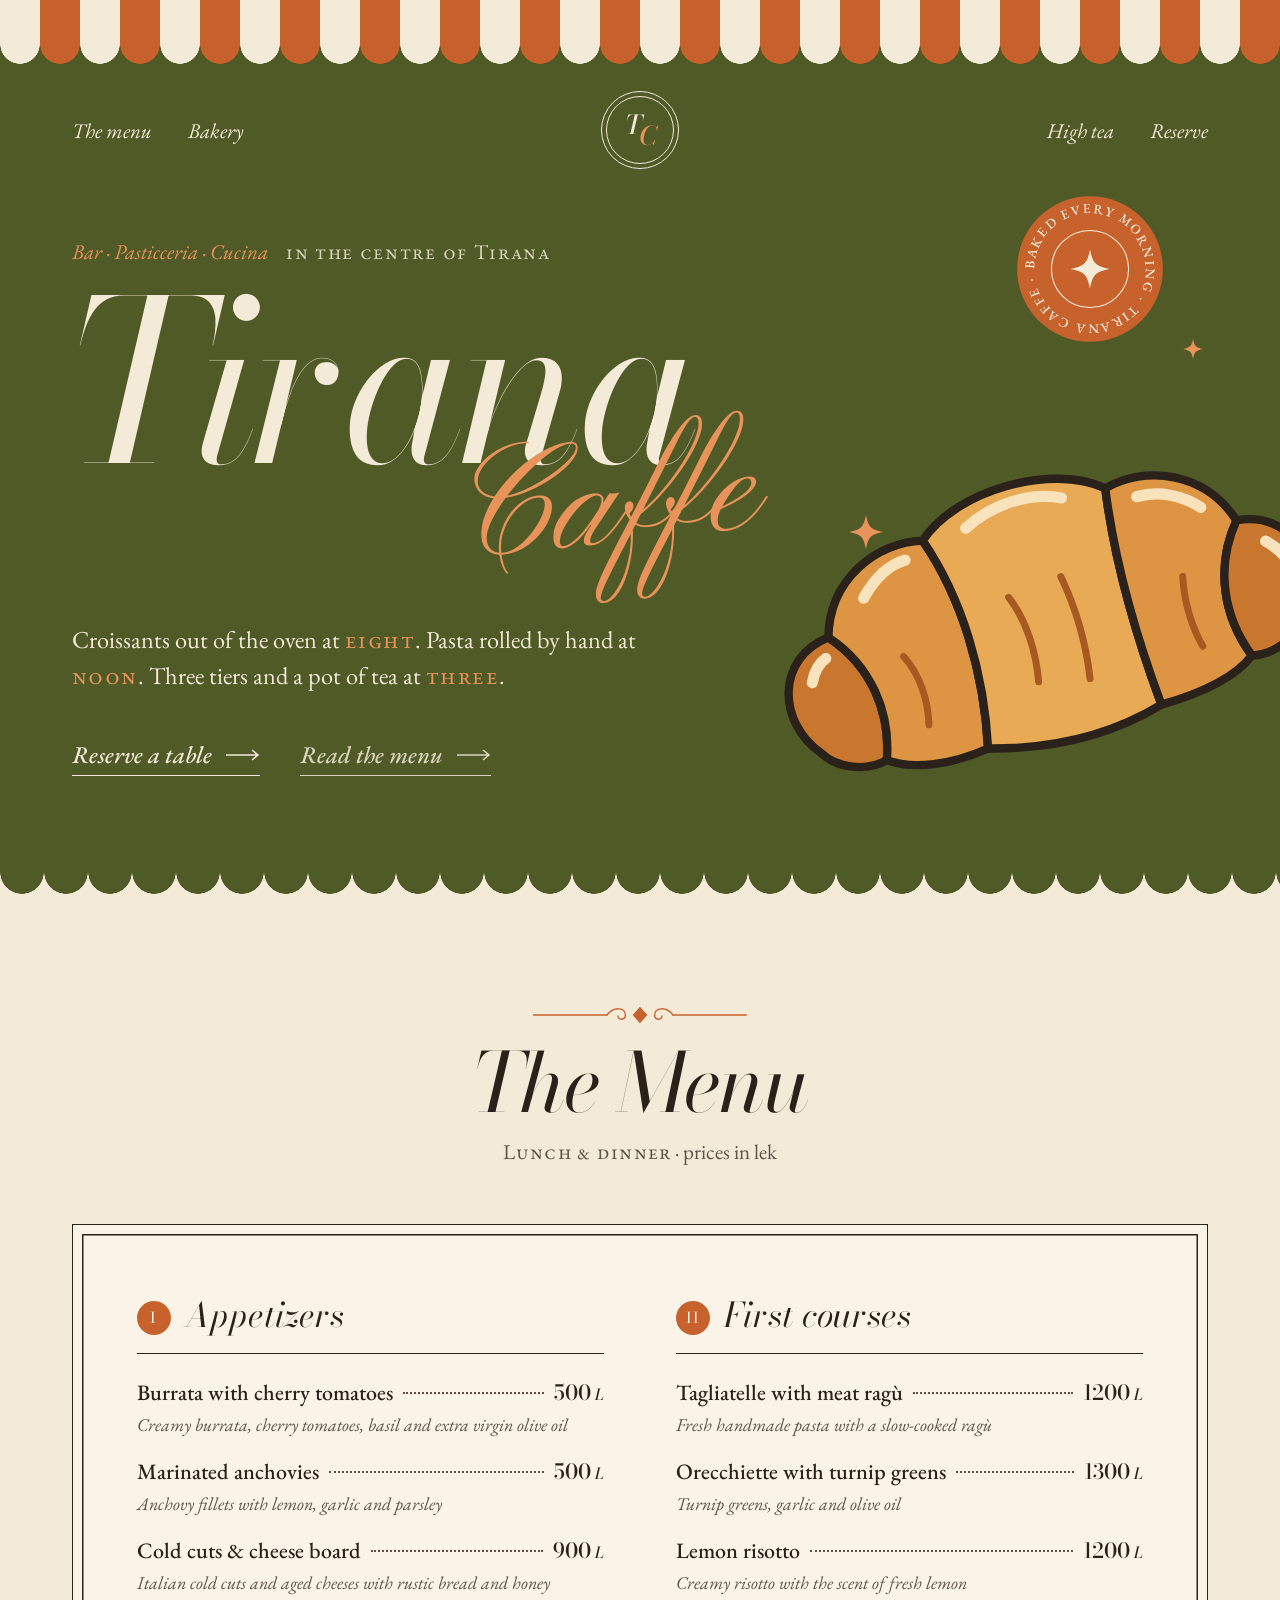
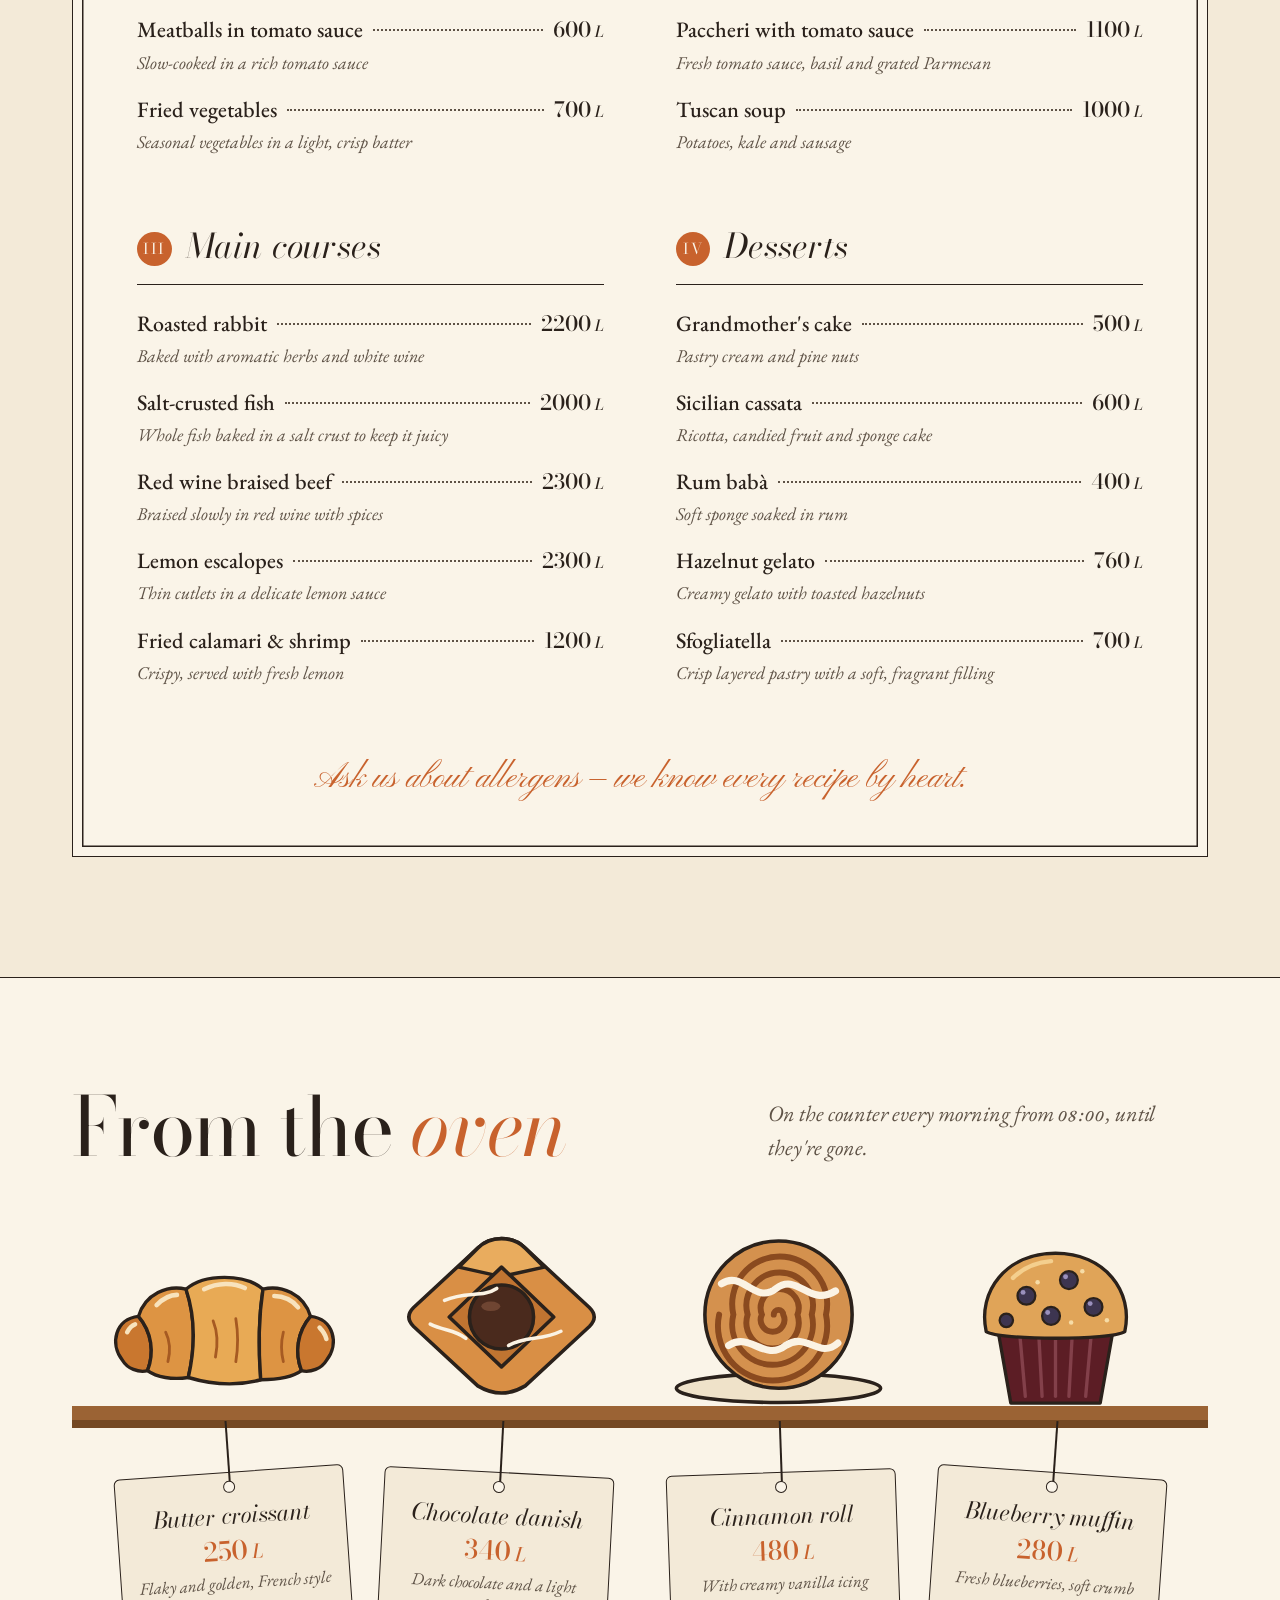
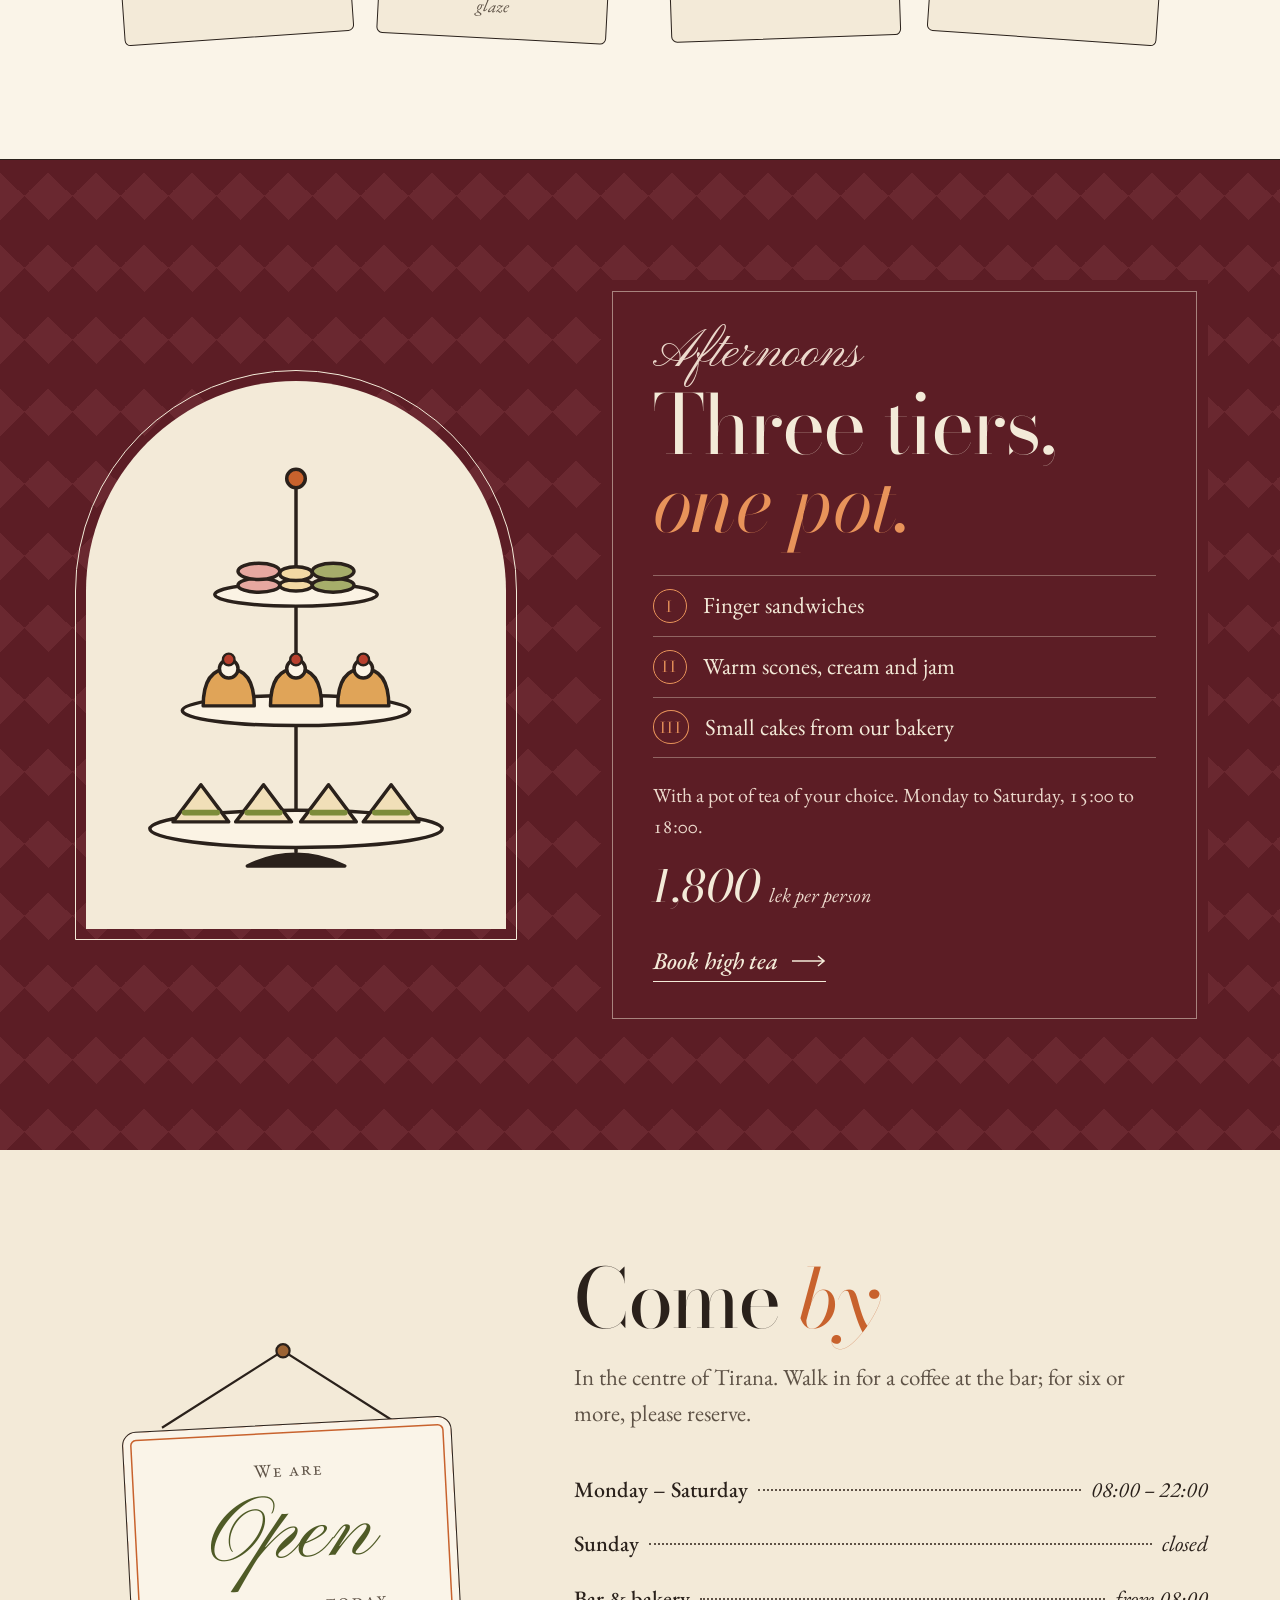
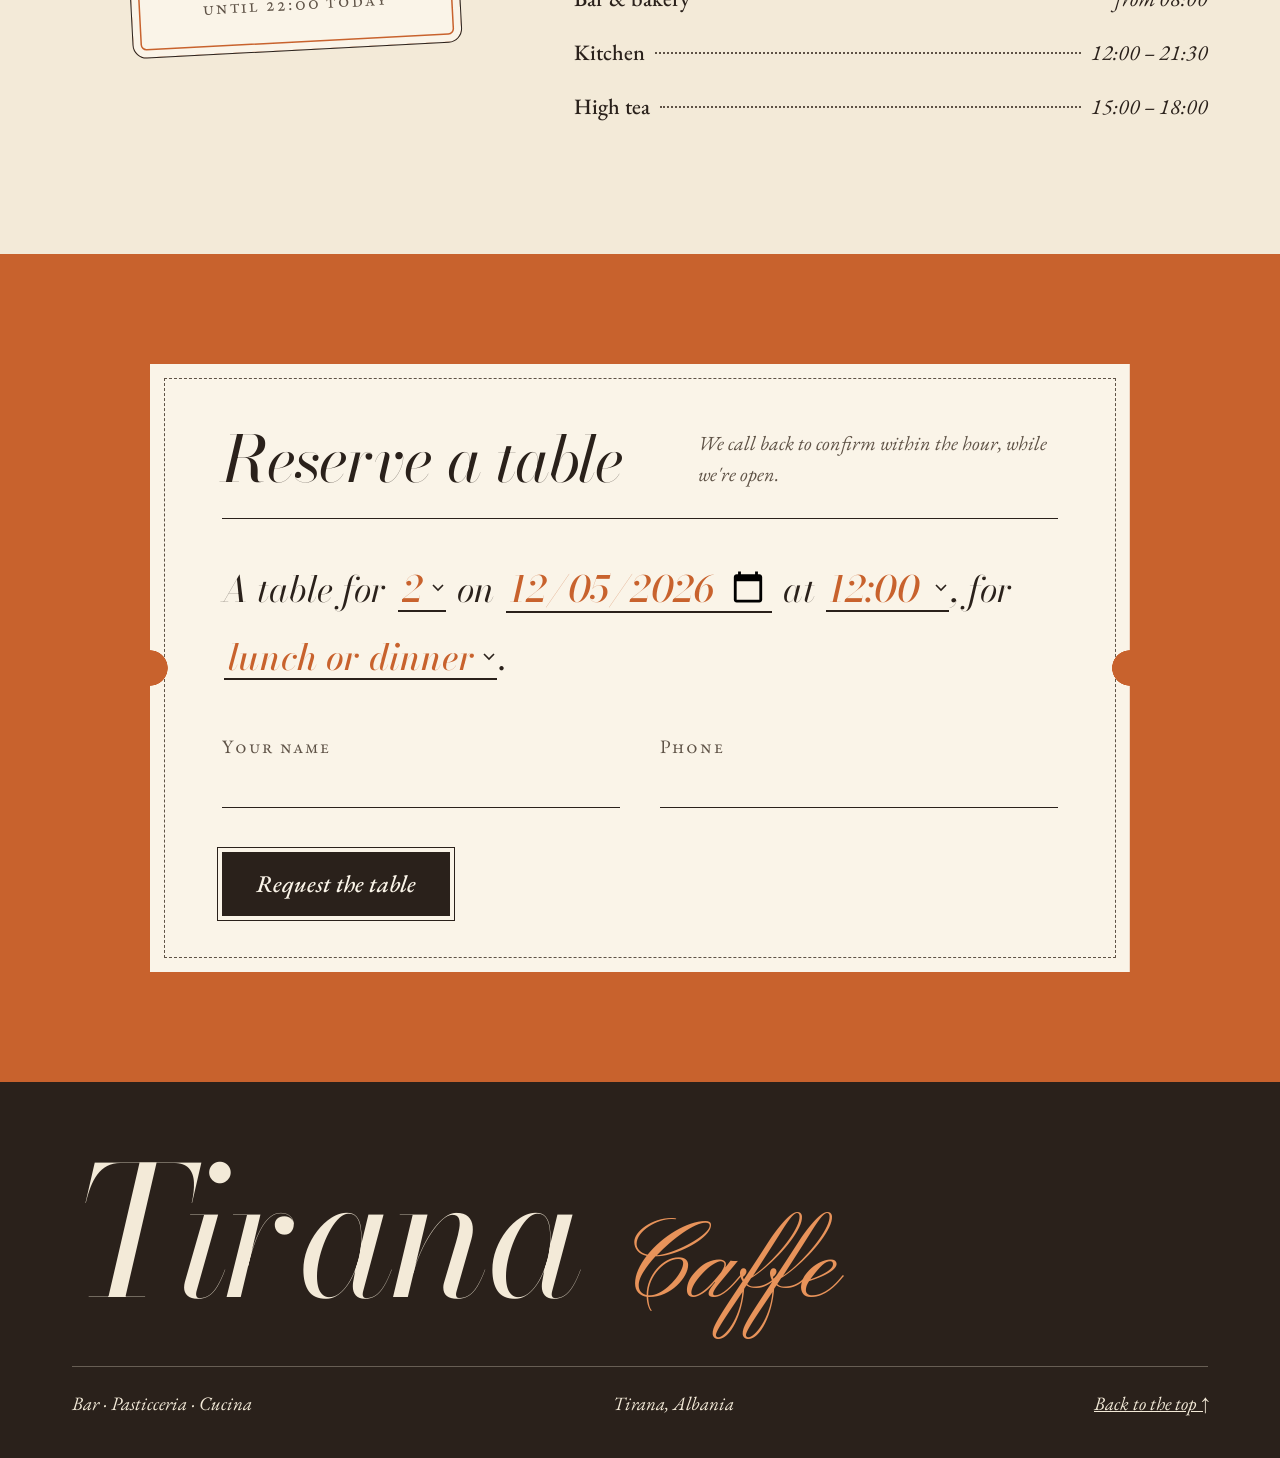
<file: tirana-caffe/index.html>
<!doctype html>
<html lang="en">
<head>
<meta charset="utf-8">
<meta name="viewport" content="width=device-width, initial-scale=1, viewport-fit=cover">
<title>Tirana Caffe · Bar, pasticceria, cucina</title>
<meta name="description" content="Tirana Caffe: pastries baked every morning, pasta made by hand at noon and high tea in the afternoon.">
<meta name="theme-color" content="#4f5a26">
<link rel="icon" href="img/favicon.svg" type="image/svg+xml">
<link rel="preconnect" href="https://fonts.googleapis.com">
<link rel="preconnect" href="https://fonts.gstatic.com" crossorigin>
<link href="https://fonts.googleapis.com/css2?family=Bodoni+Moda:ital,opsz,wght@0,6..96,400..900;1,6..96,400..900&family=EB+Garamond:ital,wght@0,400..600;1,400..600&family=Pinyon+Script&display=swap" rel="stylesheet">
<link rel="stylesheet" href="css/style.css">
</head>
<body>
<a class="skip" href="#main">Skip to content</a>

<!-- striped café awning -->
<div class="awning" aria-hidden="true"></div>

<header class="hero" id="top">
  <nav class="topbar wrap" aria-label="Main">
    <ul class="links left">
      <li><a href="#menu">The menu</a></li>
      <li><a href="#bakery">Bakery</a></li>
    </ul>
    <a class="monogram" href="#top" aria-label="Tirana Caffe, back to top"><span>T</span><span>C</span></a>
    <ul class="links right">
      <li><a href="#high-tea">High tea</a></li>
      <li><a href="#book">Reserve</a></li>
    </ul>
    <button class="menu-toggle" type="button" aria-expanded="false" aria-controls="nav-panel">Menu</button>
  </nav>

  <div id="nav-panel" class="nav-panel" hidden>
    <a href="#menu">The menu</a>
    <a href="#bakery">Bakery</a>
    <a href="#high-tea">High tea</a>
    <a href="#visit">Visit</a>
    <a href="#book">Reserve a table</a>
  </div>

  <div class="wrap hero-body">
    <p class="eyebrow"><i>Bar · Pasticceria · Cucina</i> <span>in the centre of Tirana</span></p>
    <h1><span class="w1">Tirana</span> <span class="w2">Caffe</span></h1>
    <p class="hero-text">Croissants out of the oven at <span class="sc">eight</span>. Pasta rolled by hand at <span class="sc">noon</span>. Three tiers and a pot of tea at <span class="sc">three</span>.</p>
    <p class="hero-links">
      <a class="arrow" href="#book">Reserve a table</a>
      <a class="arrow quiet" href="#menu">Read the menu</a>
    </p>
  </div>

  <svg class="hero-croissant" viewBox="0 0 220 140" aria-hidden="true"><use href="#i-croissant"/></svg>
  <svg class="spark s1" viewBox="-14 -14 28 28" aria-hidden="true"><use href="#i-spark"/></svg>
  <svg class="spark s2" viewBox="-14 -14 28 28" aria-hidden="true"><use href="#i-spark"/></svg>

  <svg class="stamp" viewBox="0 0 140 140" aria-hidden="true">
    <defs><path id="ring" d="M70 70 m-52 0 a52 52 0 1 1 104 0 a52 52 0 1 1 -104 0"/></defs>
    <circle cx="70" cy="70" r="68" class="stamp-bg"/>
    <circle cx="70" cy="70" r="36" class="stamp-line"/>
    <text><textPath href="#ring" textLength="320">BAKED EVERY MORNING · TIRANA CAFFE ·</textPath></text>
    <use href="#i-spark" transform="translate(70 70) scale(1.3)"/>
  </svg>
</header>
<div class="scallop olive" aria-hidden="true"></div>

<main id="main">

<!-- THE MENU -->
<section class="menu" id="menu" aria-labelledby="menu-title">
  <div class="wrap">
    <div class="title-block">
      <svg class="flourish" viewBox="0 0 240 24" aria-hidden="true"><use href="#i-flourish"/></svg>
      <h2 id="menu-title">The Menu</h2>
      <p class="sub"><span class="sc">Lunch &amp; dinner</span> · prices in lek</p>
    </div>

    <div class="card">
      <div class="course">
        <h3><span class="num">I</span> Appetizers</h3>
        <ul>
          <li><div class="line"><b>Burrata with cherry tomatoes</b><i class="dots"></i><span class="price">500</span></div><p>Creamy burrata, cherry tomatoes, basil and extra virgin olive oil</p></li>
          <li><div class="line"><b>Marinated anchovies</b><i class="dots"></i><span class="price">500</span></div><p>Anchovy fillets with lemon, garlic and parsley</p></li>
          <li><div class="line"><b>Cold cuts &amp; cheese board</b><i class="dots"></i><span class="price">900</span></div><p>Italian cold cuts and aged cheeses with rustic bread and honey</p></li>
          <li><div class="line"><b>Meatballs in tomato sauce</b><i class="dots"></i><span class="price">600</span></div><p>Slow-cooked in a rich tomato sauce</p></li>
          <li><div class="line"><b>Fried vegetables</b><i class="dots"></i><span class="price">700</span></div><p>Seasonal vegetables in a light, crisp batter</p></li>
        </ul>
      </div>
      <div class="course">
        <h3><span class="num">II</span> First courses</h3>
        <ul>
          <li><div class="line"><b>Tagliatelle with meat ragù</b><i class="dots"></i><span class="price">1200</span></div><p>Fresh handmade pasta with a slow-cooked ragù</p></li>
          <li><div class="line"><b>Orecchiette with turnip greens</b><i class="dots"></i><span class="price">1300</span></div><p>Turnip greens, garlic and olive oil</p></li>
          <li><div class="line"><b>Lemon risotto</b><i class="dots"></i><span class="price">1200</span></div><p>Creamy risotto with the scent of fresh lemon</p></li>
          <li><div class="line"><b>Paccheri with tomato sauce</b><i class="dots"></i><span class="price">1100</span></div><p>Fresh tomato sauce, basil and grated Parmesan</p></li>
          <li><div class="line"><b>Tuscan soup</b><i class="dots"></i><span class="price">1000</span></div><p>Potatoes, kale and sausage</p></li>
        </ul>
      </div>
      <div class="course">
        <h3><span class="num">III</span> Main courses</h3>
        <ul>
          <li><div class="line"><b>Roasted rabbit</b><i class="dots"></i><span class="price">2200</span></div><p>Baked with aromatic herbs and white wine</p></li>
          <li><div class="line"><b>Salt-crusted fish</b><i class="dots"></i><span class="price">2000</span></div><p>Whole fish baked in a salt crust to keep it juicy</p></li>
          <li><div class="line"><b>Red wine braised beef</b><i class="dots"></i><span class="price">2300</span></div><p>Braised slowly in red wine with spices</p></li>
          <li><div class="line"><b>Lemon escalopes</b><i class="dots"></i><span class="price">2300</span></div><p>Thin cutlets in a delicate lemon sauce</p></li>
          <li><div class="line"><b>Fried calamari &amp; shrimp</b><i class="dots"></i><span class="price">1200</span></div><p>Crispy, served with fresh lemon</p></li>
        </ul>
      </div>
      <div class="course">
        <h3><span class="num">IV</span> Desserts</h3>
        <ul>
          <li><div class="line"><b>Grandmother's cake</b><i class="dots"></i><span class="price">500</span></div><p>Pastry cream and pine nuts</p></li>
          <li><div class="line"><b>Sicilian cassata</b><i class="dots"></i><span class="price">600</span></div><p>Ricotta, candied fruit and sponge cake</p></li>
          <li><div class="line"><b>Rum babà</b><i class="dots"></i><span class="price">400</span></div><p>Soft sponge soaked in rum</p></li>
          <li><div class="line"><b>Hazelnut gelato</b><i class="dots"></i><span class="price">760</span></div><p>Creamy gelato with toasted hazelnuts</p></li>
          <li><div class="line"><b>Sfogliatella</b><i class="dots"></i><span class="price">700</span></div><p>Crisp layered pastry with a soft, fragrant filling</p></li>
        </ul>
      </div>
      <p class="card-note">Ask us about allergens — we know every recipe by heart.</p>
    </div>
  </div>
</section>

<!-- BAKERY -->
<section class="bakery" id="bakery" aria-labelledby="bakery-title">
  <div class="wrap">
    <div class="bakery-head">
      <h2 id="bakery-title">From the <em>oven</em></h2>
      <p>On the counter every morning from <span class="sc">08:00</span>, until they're gone.</p>
    </div>
    <div class="shelf" aria-hidden="true">
      <svg viewBox="0 0 220 140"><use href="#i-croissant"/></svg>
      <svg viewBox="0 0 200 160"><use href="#i-danish"/></svg>
      <svg viewBox="0 0 200 160"><use href="#i-roll"/></svg>
      <svg viewBox="0 0 200 170"><use href="#i-muffin"/></svg>
    </div>
    <ul class="tags">
      <li class="tag" style="--r:-4deg"><b>Butter croissant</b><span class="price">250</span><p>Flaky and golden, French style</p></li>
      <li class="tag" style="--r:3deg"><b>Chocolate danish</b><span class="price">340</span><p>Dark chocolate and a light glaze</p></li>
      <li class="tag" style="--r:-2deg"><b>Cinnamon roll</b><span class="price">480</span><p>With creamy vanilla icing</p></li>
      <li class="tag" style="--r:4deg"><b>Blueberry muffin</b><span class="price">280</span><p>Fresh blueberries, soft crumb</p></li>
    </ul>
  </div>
</section>

<!-- HIGH TEA -->
<section class="high-tea" id="high-tea" aria-labelledby="tea-title">
  <div class="wrap tea-grid">
    <div class="arch" aria-hidden="true">
      <svg viewBox="0 0 300 380"><use href="#i-stand"/></svg>
    </div>
    <div class="tea-copy">
      <p class="script">Afternoons</p>
      <h2 id="tea-title">Three tiers,<br><em>one pot.</em></h2>
      <ol class="tiers">
        <li><span class="num">I</span> Finger sandwiches</li>
        <li><span class="num">II</span> Warm scones, cream and jam</li>
        <li><span class="num">III</span> Small cakes from our bakery</li>
      </ol>
      <p>With a pot of tea of your choice. Monday to Saturday, 15:00 to 18:00.</p>
      <p class="tea-price"><span class="big">1,800</span> lek per person</p>
      <a class="arrow light" href="#book" data-occasion="High tea">Book high tea</a>
    </div>
  </div>
</section>

<!-- VISIT -->
<section class="visit" id="visit" aria-labelledby="visit-title">
  <div class="wrap visit-grid">
    <div class="sign-wrap">
      <svg class="string" viewBox="0 0 300 80" aria-hidden="true"><path d="M40 78 L150 8 L260 78"/><circle cx="150" cy="8" r="6"/></svg>
      <div class="sign" id="sign" role="status">
        <p class="sign-small">We are</p>
        <p class="sign-big" id="sign-state">Open</p>
        <p class="sign-small" id="sign-when">until 22:00 today</p>
      </div>
    </div>
    <div>
      <h2 id="visit-title">Come <em>by</em></h2>
      <p class="visit-text">In the centre of Tirana. Walk in for a coffee at the bar; for six or more, please reserve.</p>
      <dl class="hours">
        <div><dt>Monday – Saturday</dt><i class="dots"></i><dd>08:00 – 22:00</dd></div>
        <div><dt>Sunday</dt><i class="dots"></i><dd>closed</dd></div>
        <div><dt>Bar &amp; bakery</dt><i class="dots"></i><dd>from 08:00</dd></div>
        <div><dt>Kitchen</dt><i class="dots"></i><dd>12:00 – 21:30</dd></div>
        <div><dt>High tea</dt><i class="dots"></i><dd>15:00 – 18:00</dd></div>
      </dl>
    </div>
  </div>
</section>

<!-- RESERVE -->
<section class="book" id="book" aria-labelledby="book-title">
  <div class="wrap">
    <form class="ticket" id="booking" novalidate>
      <div class="ticket-head">
        <h2 id="book-title">Reserve a table</h2>
        <p>We call back to confirm within the hour, while we're open.</p>
      </div>

      <p class="sentence">
        A table for
        <label class="vh" for="guests">Guests</label>
        <select id="guests" name="guests"><option>1</option><option selected>2</option><option>3</option><option>4</option><option>5</option><option>6</option><option>7</option><option>8</option></select>
        on
        <label class="vh" for="date">Date</label>
        <input id="date" name="date" type="date" required>
        at
        <label class="vh" for="time">Time</label>
        <select id="time" name="time"></select>,
        for
        <label class="vh" for="occasion">Occasion</label>
        <select id="occasion" name="occasion"><option>breakfast</option><option selected>lunch or dinner</option><option>high tea</option></select>.
      </p>
      <p class="error" id="date-error" hidden>We're closed on Sundays. Please pick a day from Monday to Saturday, from today on.</p>

      <div class="fields">
        <div class="field">
          <label for="name">Your name</label>
          <input id="name" name="name" autocomplete="name" required>
          <p class="error" id="name-error" hidden>Please write your name.</p>
        </div>
        <div class="field">
          <label for="phone">Phone</label>
          <input id="phone" name="phone" type="tel" autocomplete="tel" inputmode="tel" required pattern="[0-9 +()\-]{8,}">
          <p class="error" id="phone-error" hidden>Please write a phone number we can call.</p>
        </div>
      </div>

      <div class="ticket-foot">
        <button class="send" type="submit">Request the table</button>
        <p class="success" id="booking-done" role="status" hidden></p>
      </div>
    </form>
  </div>
</section>

</main>

<footer class="footer">
  <div class="wrap">
    <p class="footer-mark">Tirana <span>Caffe</span></p>
    <div class="footer-row">
      <p>Bar · Pasticceria · Cucina</p>
      <p>Tirana, Albania</p>
      <p><a href="#top">Back to the top ↑</a></p>
    </div>
  </div>
</footer>

<!-- Illustrations, drawn once and reused -->
<svg width="0" height="0" style="position:absolute" aria-hidden="true">
  <defs>
    <path id="i-spark" d="M0 -14 C2 -4 4 -2 14 0 C4 2 2 4 0 14 C-2 4 -4 2 -14 0 C-4 -2 -2 -4 0 -14Z"/>

    <symbol id="i-flourish" viewBox="0 0 240 24">
      <g fill="none" stroke="currentColor" stroke-width="1.5" stroke-linecap="round">
        <path d="M4 12 H84 M156 12 H236"/>
        <path d="M84 12 C92 2 104 4 104 12 C104 18 96 18 96 13"/>
        <path d="M156 12 C148 2 136 4 136 12 C136 18 144 18 144 13"/>
      </g>
      <path d="M120 3 L128 12 L120 21 L112 12Z" fill="currentColor"/>
    </symbol>

    <symbol id="i-croissant" viewBox="0 0 220 140">
      <g stroke="#2a211b" stroke-width="3" stroke-linejoin="round">
        <path fill="#c9772f" d="M20 95 C8 80 14 58 34 56 C46 70 48 88 42 104 C34 106 24 102 20 95Z"/>
        <path fill="#dd9443" d="M34 56 C40 36 60 28 76 32 C84 56 84 84 78 110 C64 112 50 110 42 104 C48 88 46 70 34 56Z"/>
        <path fill="#e8aa55" d="M76 32 C92 18 128 18 144 32 C140 58 140 86 142 112 C120 118 98 116 78 110 C84 84 84 56 76 32Z"/>
        <path fill="#dd9443" d="M144 32 C160 28 180 36 186 56 C174 70 172 88 178 104 C170 110 156 112 142 112 C140 86 140 58 144 32Z"/>
        <path fill="#c9772f" d="M186 56 C206 58 212 80 200 95 C196 102 186 106 178 104 C172 88 174 70 186 56Z"/>
      </g>
      <g fill="none" stroke="#f8e3bd" stroke-width="4" stroke-linecap="round">
        <path d="M92 32 C104 26 118 26 128 31"/><path d="M50 46 C56 40 62 37 68 37"/><path d="M154 38 C162 38 170 42 175 48"/>
        <path d="M24 70 C26 66 28 64 31 63"/><path d="M194 66 C197 69 199 72 200 76"/>
      </g>
      <g fill="none" stroke="#a65a22" stroke-width="2.5" stroke-linecap="round">
        <path d="M100 60 C104 70 104 82 102 92"/><path d="M120 58 C122 70 122 84 120 96"/><path d="M58 70 C62 78 62 88 60 96"/><path d="M162 70 C160 78 160 88 162 96"/>
      </g>
    </symbol>

    <symbol id="i-danish" viewBox="0 0 200 160">
      <g stroke="#2a211b" stroke-width="3" stroke-linejoin="round">
        <path fill="#d98f45" d="M100 14 Q112 14 120 22 L174 72 Q182 80 174 88 L120 138 Q100 150 80 138 L26 88 Q18 80 26 72 L80 22 Q88 14 100 14Z"/>
        <path fill="#e9ac5e" d="M100 14 Q112 14 120 22 L136 38 L100 46 L64 38 L80 22 Q88 14 100 14Z"/>
        <path fill="#c07431" d="M100 38 L144 80 L100 122 L56 80Z"/>
        <circle cx="100" cy="80" r="27" fill="#4a2a1d"/>
      </g>
      <ellipse cx="91" cy="71" rx="8" ry="4" fill="#6f4532"/>
      <g fill="none" stroke="#fbf3e4" stroke-width="3" stroke-linecap="round">
        <path d="M52 66 C70 58 84 64 96 56"/><path d="M106 104 C120 96 134 100 150 92"/><path d="M40 86 C52 92 60 90 70 98"/>
      </g>
    </symbol>

    <symbol id="i-roll" viewBox="0 0 200 160">
      <ellipse cx="100" cy="140" rx="86" ry="12" fill="#efe2c9" stroke="#2a211b" stroke-width="3"/>
      <circle cx="100" cy="78" r="62" fill="#d4914e" stroke="#2a211b" stroke-width="3"/>
      <path fill="none" stroke="#8a4a1f" stroke-width="5" stroke-linecap="round" d="M96 78 a4 4 0 1 1 8 0 a10 10 0 1 1 -18 0 a16 16 0 1 1 30 0 a22 22 0 1 1 -42 0 a28 28 0 1 1 54 0 a34 34 0 1 1 -66 0 a40 40 0 1 1 78 0 a46 46 0 1 1 -90 0"/>
      <g fill="none" stroke="#fbf3e4" stroke-width="6" stroke-linecap="round">
        <path d="M52 52 C70 40 80 70 98 56 C116 42 126 72 148 58"/>
        <path d="M58 104 C76 92 88 118 106 104 C124 92 134 116 150 102"/>
      </g>
    </symbol>

    <symbol id="i-muffin" viewBox="0 0 200 170">
      <path d="M48 94 L152 94 L140 162 L60 162Z" fill="#5c1d25" stroke="#2a211b" stroke-width="3" stroke-linejoin="round"/>
      <g stroke="#83404a" stroke-width="3" stroke-linecap="round"><path d="M68 100 L73 156"/><path d="M85 100 L88 156"/><path d="M100 100 V156"/><path d="M115 100 L112 156"/><path d="M132 100 L127 156"/></g>
      <path d="M38 98 C30 62 56 28 100 28 C144 28 170 62 162 98 C150 106 50 106 38 98Z" fill="#e0a458" stroke="#2a211b" stroke-width="3" stroke-linejoin="round"/>
      <path d="M62 50 C72 40 84 36 96 35" fill="none" stroke="#f4cf8e" stroke-width="4" stroke-linecap="round"/>
      <g fill="#3d3550" stroke="#2a211b" stroke-width="2"><circle cx="74" cy="66" r="8"/><circle cx="112" cy="52" r="8"/><circle cx="134" cy="76" r="8"/><circle cx="96" cy="84" r="8"/><circle cx="56" cy="88" r="6"/></g>
      <g fill="#9a90bd"><circle cx="71" cy="63" r="2.2"/><circle cx="109" cy="49" r="2.2"/><circle cx="131" cy="73" r="2.2"/><circle cx="93" cy="81" r="2.2"/></g>
      <g fill="#f6dca6"><circle cx="124" cy="44" r="2"/><circle cx="84" cy="54" r="2"/><circle cx="146" cy="88" r="2"/><circle cx="114" cy="90" r="2"/></g>
    </symbol>

    <symbol id="i-stand" viewBox="0 0 300 380">
      <g stroke="#2a211b" stroke-width="3" stroke-linejoin="round" stroke-linecap="round">
        <path d="M150 30 V344" fill="none"/>
        <circle cx="150" cy="22" r="8" fill="#c8622d"/>
        <path d="M108 356 Q150 336 192 356Z" fill="#2a211b"/>
        <ellipse cx="150" cy="324" rx="126" ry="16" fill="#fbf3e4"/>
        <g fill="#f1dfb8"><path d="M44 318 L68 286 L92 318Z"/><path d="M98 318 L122 286 L146 318Z"/><path d="M154 318 L178 286 L202 318Z"/><path d="M208 318 L232 286 L256 318Z"/></g>
        <g fill="none" stroke="#7d8c3a" stroke-width="5"><path d="M54 310 H82"/><path d="M108 310 H136"/><path d="M164 310 H192"/><path d="M218 310 H246"/></g>
        <ellipse cx="150" cy="222" rx="98" ry="13" fill="#fbf3e4"/>
        <g fill="#e0a458"><path d="M70 218 Q70 186 92 186 Q114 186 114 218Z"/><path d="M128 218 Q128 186 150 186 Q172 186 172 218Z"/><path d="M186 218 Q186 186 208 186 Q230 186 230 218Z"/></g>
        <g fill="#fbf3e4"><circle cx="92" cy="186" r="8"/><circle cx="150" cy="186" r="8"/><circle cx="208" cy="186" r="8"/></g>
        <g fill="#b8402e" stroke-width="2"><circle cx="92" cy="178" r="5"/><circle cx="150" cy="178" r="5"/><circle cx="208" cy="178" r="5"/></g>
        <ellipse cx="150" cy="122" rx="70" ry="10" fill="#fbf3e4"/>
        <g fill="#e7a8a0"><ellipse cx="118" cy="114" rx="18" ry="6"/><ellipse cx="118" cy="102" rx="18" ry="7"/></g>
        <g fill="#a6ad6a"><ellipse cx="182" cy="114" rx="18" ry="6"/><ellipse cx="182" cy="102" rx="18" ry="7"/></g>
        <g fill="#f3d9a4"><ellipse cx="150" cy="114" rx="14" ry="5"/><ellipse cx="150" cy="104" rx="14" ry="6"/></g>
      </g>
    </symbol>
  </defs>
</svg>

<script src="js/main.js"></script>
</body>
</html>
</file>
<file: tirana-caffe/css/style.css>
/* Tirana Caffe
   Colours come from the café's printed menus: olive, cream, terracotta orange and burgundy.
   Type: Bodoni Moda (display), EB Garamond (text, small caps), Pinyon Script (hand lettering). */
:root{
  --olive:#4f5a26; --olive-dark:#3c4520; --cream:#f3ead8; --paper:#faf4e8;
  --orange:#c8622d; --orange-soft:#e8935a; --wine:#5c1d25; --wine-2:#6a2830;
  --ink:#2a211b; --muted:#5e5246; --wood:#9b6334; --wood-dark:#744822;
  --display:"Bodoni Moda",Didot,"Bodoni 72",serif;
  --text:"EB Garamond",Garamond,Georgia,serif;
  --script:"Pinyon Script","Snell Roundhand",cursive;
  --wrap:1200px;
}
*,*::before,*::after{box-sizing:border-box}
html{scroll-behavior:smooth;scroll-padding-top:24px}
body{margin:0;background:var(--cream);color:var(--ink);font:400 20px/1.55 var(--text);-webkit-font-smoothing:antialiased;font-variant-numeric:oldstyle-nums}
img,svg{display:block;max-width:100%}
a{color:inherit}
h1,h2,h3,p{margin:0}
h2{font:400 clamp(48px,6.4vw,92px)/.95 var(--display);letter-spacing:-.02em}
h2 em{font-style:italic;color:var(--orange)}
ul,ol{list-style:none;margin:0;padding:0}
.wrap{max-width:var(--wrap);margin:0 auto;padding-inline:32px}
.sc{font-variant:small-caps;letter-spacing:.06em;font-variant-numeric:lining-nums}
.vh{position:absolute;width:1px;height:1px;overflow:hidden;clip:rect(0 0 0 0);white-space:nowrap}
:focus-visible{outline:2px dashed var(--orange);outline-offset:4px}
.skip{position:absolute;left:12px;top:-60px;background:var(--ink);color:var(--paper);padding:10px 16px;z-index:30}
.skip:focus{top:12px}

/* links with a drawn arrow, instead of pill buttons */
.arrow{display:inline-flex;align-items:center;gap:14px;font:italic 500 24px/1 var(--text);text-decoration:none;padding:8px 0;border-bottom:1.5px solid currentColor}
.arrow::after{content:"";width:34px;height:12px;background:currentColor;
  -webkit-mask:url("data:image/svg+xml,%3Csvg xmlns='http://www.w3.org/2000/svg' viewBox='0 0 34 12'%3E%3Cpath d='M0 6h31M26 1l6 5-6 5' fill='none' stroke='%23000' stroke-width='1.6'/%3E%3C/svg%3E") center/contain no-repeat;
          mask:url("data:image/svg+xml,%3Csvg xmlns='http://www.w3.org/2000/svg' viewBox='0 0 34 12'%3E%3Cpath d='M0 6h31M26 1l6 5-6 5' fill='none' stroke='%23000' stroke-width='1.6'/%3E%3C/svg%3E") center/contain no-repeat;
  transition:transform .25s}
.arrow:hover::after{transform:translateX(6px)}
.arrow.quiet{opacity:.85}

/* awning */
.awning{position:relative;z-index:3;height:44px;background:repeating-linear-gradient(90deg,var(--cream) 0 40px,var(--orange) 40px 80px)}
.awning::after{content:"";position:absolute;left:0;right:0;top:100%;height:20px;
  background:radial-gradient(circle at 20px 0,var(--cream) 19.5px,transparent 20px),radial-gradient(circle at 60px 0,var(--orange) 19.5px,transparent 20px);
  background-size:80px 20px;background-repeat:repeat-x}

/* scalloped edge under a coloured block */
.scallop{height:22px;background-size:44px 22px;background-repeat:repeat-x}
.scallop.olive{background-image:radial-gradient(circle at 22px 0,var(--olive) 21.5px,transparent 22px)}

/* hero */
.hero{position:relative;overflow:hidden;background:var(--olive);color:var(--cream);padding:40px 0 96px}
.topbar{display:grid;grid-template-columns:1fr auto 1fr;align-items:center;gap:24px;padding-top:12px}
.links{display:flex;gap:36px;font:italic 400 21px/1 var(--text)}
.links.right{justify-content:flex-end}
.links a{text-decoration:none;padding:8px 0;background:linear-gradient(currentColor,currentColor) 0 100%/0 1px no-repeat;transition:background-size .3s}
.links a:hover{background-size:100% 1px}
.monogram{width:68px;height:68px;border:1.5px solid var(--cream);border-radius:50%;display:grid;place-items:center;text-decoration:none;position:relative;font:italic 500 26px/1 var(--display);outline:1.5px solid var(--cream);outline-offset:4px}
.monogram span{position:absolute}
.monogram span:first-child{transform:translate(-7px,-5px)}
.monogram span:last-child{transform:translate(8px,6px);color:var(--orange-soft)}
.menu-toggle{display:none}

.hero-body{position:relative;z-index:2;padding-top:72px}
.eyebrow{display:flex;flex-wrap:wrap;gap:6px 18px;align-items:baseline;font-size:21px}
.eyebrow i{color:var(--orange-soft)}
.eyebrow span{font-variant:small-caps;letter-spacing:.08em;opacity:.85}
.hero h1{margin:18px 0 0;font-weight:400;line-height:.82}
.hero .w1{display:block;font:italic 400 clamp(104px,17.5vw,272px)/.85 var(--display);letter-spacing:-.035em;margin-left:-.04em}
.hero .w2{display:block;font:400 clamp(84px,12vw,190px)/1 var(--script);color:var(--orange-soft);margin:-.2em 0 0 clamp(120px,30vw,470px);transform:rotate(-6deg);transform-origin:left center}
.hero-text{max-width:24em;font-size:clamp(21px,1.9vw,25px);line-height:1.5;margin-top:22px}
.hero-text .sc{color:var(--orange-soft)}
.hero-links{display:flex;flex-wrap:wrap;gap:16px 40px;margin-top:40px}
.hero-croissant{position:absolute;z-index:1;width:min(48vw,660px);aspect-ratio:220/140;right:-70px;bottom:60px;transform:rotate(-16deg)}
.spark{position:absolute;color:var(--orange-soft);fill:currentColor;z-index:1}
.spark.s1{width:34px;right:31%;bottom:39%}
.spark.s2{width:20px;right:6%;bottom:62%}
.stamp{position:absolute;z-index:2;width:150px;right:9%;top:150px;animation:spin 40s linear infinite}
.stamp .stamp-bg{fill:var(--orange)}
.stamp .stamp-line{fill:none;stroke:var(--cream);stroke-width:1}
.stamp text{font:500 12.5px var(--text);letter-spacing:2px;fill:var(--cream)}
.stamp use{fill:var(--cream)}
@keyframes spin{to{transform:rotate(360deg)}}

.nav-panel{position:fixed;inset:0;z-index:20;background:var(--olive-dark);color:var(--cream);display:flex;flex-direction:column;justify-content:center;gap:10px;padding:90px 32px 40px}
.nav-panel[hidden]{display:none}
.nav-panel a{font:italic 400 44px/1.15 var(--display);text-decoration:none;border-bottom:1px solid rgba(243,234,216,.25);padding:10px 0}

/* title with flourish */
.title-block{text-align:center;color:var(--ink);margin-bottom:56px}
.flourish{width:220px;margin:0 auto 18px;color:var(--orange)}
.title-block h2{font-style:italic}
.sub{margin-top:14px;color:var(--muted);font-size:21px}

/* THE MENU */
.menu{padding:110px 0 120px}
.card{position:relative;background:var(--paper);border:1.5px solid var(--ink);padding:72px 64px 56px;display:grid;grid-template-columns:1fr 1fr;gap:56px 72px;
  box-shadow:inset 0 0 0 9px var(--paper),inset 0 0 0 10.5px var(--ink)}
.course h3{display:flex;align-items:baseline;gap:14px;font:italic 400 34px/1.1 var(--display);margin-bottom:22px;padding-bottom:14px;border-bottom:1.5px solid var(--ink)}
.num{font:400 15px/1 var(--display);font-style:normal;letter-spacing:.1em;color:var(--paper);background:var(--orange);min-width:34px;height:34px;padding:0 6px;border-radius:50%;display:inline-grid;place-items:center;flex:none;transform:translateY(-4px)}
.course li{margin-bottom:18px}
.line{display:flex;align-items:baseline;gap:10px}
.line b{font-weight:500;font-size:22px;flex:0 1 auto}
.dots{flex:1 1 24px;min-width:24px;border-bottom:2px dotted var(--muted);transform:translateY(-6px)}
.price{font:500 21px/1 var(--display);font-variant-numeric:lining-nums;white-space:nowrap}
.price::after{content:" L";font-size:.72em;font-style:italic}
.course p{font-style:italic;color:var(--muted);font-size:18px;line-height:1.4;max-width:30em;margin-top:2px}
.card-note{grid-column:1/-1;text-align:center;font:400 34px/1.2 var(--script);color:var(--orange)}

/* BAKERY */
.bakery{background:var(--paper);border-block:1.5px solid var(--ink);padding:110px 0 120px;overflow:hidden}
.bakery-head{display:flex;flex-wrap:wrap;justify-content:space-between;align-items:end;gap:20px 48px;margin-bottom:56px}
.bakery-head p{max-width:20em;color:var(--muted);font-size:22px;font-style:italic}
.shelf{display:grid;grid-template-columns:repeat(4,1fr);align-items:end;gap:0 28px;padding:0 28px;border-bottom:14px solid var(--wood);box-shadow:0 8px 0 var(--wood-dark)}
.shelf svg{width:100%;max-height:190px;margin-bottom:-6px}
.tags{display:grid;grid-template-columns:repeat(4,1fr);gap:0 28px;padding:0 28px}
.tag{position:relative;justify-self:center;width:min(230px,100%);margin-top:52px;background:var(--cream);border:1.5px solid var(--ink);border-radius:6px;padding:30px 18px 20px;text-align:center;transform:rotate(var(--r));transform-origin:50% -44px;transition:transform .5s cubic-bezier(.3,1.6,.5,1)}
.tag::before{content:"";position:absolute;left:50%;top:-52px;width:1.5px;height:62px;background:var(--ink)}
.tag::after{content:"";position:absolute;left:calc(50% - 6px);top:8px;width:12px;height:12px;border-radius:50%;border:1.5px solid var(--ink);background:var(--paper)}
.tag:hover{transform:rotate(0)}
.tag b{display:block;font:italic 400 23px/1.1 var(--display)}
.tag .price{display:block;margin:10px 0 8px;font-size:26px;color:var(--orange)}
.tag p{font-size:17px;font-style:italic;color:var(--muted);line-height:1.35}

/* HIGH TEA */
.high-tea{color:var(--cream);padding:120px 0;background-color:var(--wine);
  background-image:conic-gradient(from 45deg at 50% 50%,var(--wine-2) 0 25%,transparent 0 50%,var(--wine-2) 0 75%,transparent 0);background-size:48px 72px}
.tea-grid{display:grid;grid-template-columns:.85fr 1.15fr;gap:80px;align-items:center}
.arch{background:var(--cream);border-radius:999px 999px 0 0;padding:72px 36px 36px;outline:1.5px solid var(--cream);outline-offset:10px;max-width:420px;justify-self:center;width:100%}
.tea-copy{background:var(--wine);padding:48px 52px;outline:1.5px solid rgba(243,234,216,.5);outline-offset:-12px}
.script{font:400 52px/1 var(--script);color:var(--orange-soft);margin-bottom:6px}
.tea-copy h2 em{color:var(--orange-soft)}
.tiers{margin:34px 0 22px;border-top:1px solid rgba(243,234,216,.35)}
.tiers li{display:flex;align-items:center;gap:16px;font-size:23px;padding:12px 0;border-bottom:1px solid rgba(243,234,216,.35)}
.tiers .num{transform:none;background:transparent;border:1px solid var(--orange-soft);color:var(--orange-soft)}
.tea-copy > p{color:#ecd9cc}
.tea-price{margin:22px 0 30px;font-style:italic}
.tea-price .big{font:italic 400 44px/1 var(--display);color:var(--cream);margin-right:6px;font-variant-numeric:lining-nums}
.arrow.light{color:var(--cream)}

/* VISIT */
.visit{padding:110px 0 120px}
.visit-grid{display:grid;grid-template-columns:.8fr 1.2fr;gap:80px;align-items:center}
.sign-wrap{justify-self:center;width:min(330px,100%)}
.string{width:100%;overflow:visible}
.string path{fill:none;stroke:var(--ink);stroke-width:2}
.string circle{fill:var(--wood);stroke:var(--ink);stroke-width:2}
.sign{margin-top:-6px;background:var(--paper);border:1.5px solid var(--ink);border-radius:14px;padding:30px 24px 32px;text-align:center;transform:rotate(-3deg);transform-origin:50% -60px;box-shadow:inset 0 0 0 7px var(--paper),inset 0 0 0 8.5px var(--orange);animation:sway 5s ease-in-out infinite}
.sign-small{font-variant:small-caps;letter-spacing:.1em;font-size:19px;color:var(--muted)}
.sign-big{font:400 92px/1.05 var(--script);color:var(--olive);margin:4px 0}
.sign.closed .sign-big{color:var(--wine)}
@keyframes sway{50%{transform:rotate(2deg)}}
.visit-text{font-size:23px;color:var(--muted);margin:22px 0 32px;max-width:26em}
.hours{margin:0}
.hours div{display:flex;align-items:baseline;gap:10px;padding:10px 0}
.hours dt{font-weight:500;font-size:22px}
.hours dd{margin:0;font:italic 400 22px/1 var(--text);font-variant-numeric:lining-nums}

/* RESERVE */
.book{background:var(--orange);padding:110px 0}
.ticket{position:relative;max-width:980px;margin:0 auto;background:var(--paper);padding:64px 72px 56px;
  -webkit-mask:radial-gradient(circle 18px at 0 50%,#0000 97%,#000) left/51% 100% no-repeat,radial-gradient(circle 18px at 100% 50%,#0000 97%,#000) right/51% 100% no-repeat;
          mask:radial-gradient(circle 18px at 0 50%,#0000 97%,#000) left/51% 100% no-repeat,radial-gradient(circle 18px at 100% 50%,#0000 97%,#000) right/51% 100% no-repeat}
.ticket::before{content:"";position:absolute;inset:14px;border:1.5px dashed var(--muted);pointer-events:none}
.ticket-head{display:flex;flex-wrap:wrap;justify-content:space-between;align-items:end;gap:12px 40px;padding-bottom:28px;border-bottom:1.5px solid var(--ink);margin-bottom:36px}
.ticket-head h2{font-style:italic;font-size:clamp(44px,5vw,68px)}
.ticket-head p{color:var(--muted);font-style:italic;max-width:18em}
.sentence{font:italic 400 clamp(26px,3vw,36px)/1.9 var(--display)}
.sentence select,.sentence input{font:italic 500 1em/1.2 var(--display);color:var(--orange);background:transparent;border:0;border-bottom:2px solid var(--ink);border-radius:0;padding:0 4px;margin:0 2px;-webkit-appearance:none;appearance:none;cursor:pointer;font-variant-numeric:lining-nums}
.sentence select{padding-right:22px;background:url("data:image/svg+xml,%3Csvg xmlns='http://www.w3.org/2000/svg' viewBox='0 0 12 8'%3E%3Cpath d='M1 1l5 5 5-5' fill='none' stroke='%232a211b' stroke-width='1.6'/%3E%3C/svg%3E") right 2px center/12px no-repeat}
.sentence input[type=date]{width:7.4em}
.fields{display:grid;grid-template-columns:1fr 1fr;gap:28px 40px;margin-top:40px}
.field label{display:block;font-variant:small-caps;letter-spacing:.1em;font-size:19px;color:var(--muted)}
.field input{width:100%;font:400 26px/1.3 var(--text);color:var(--ink);background:transparent;border:0;border-bottom:1.5px solid var(--ink);border-radius:0;padding:6px 0}
.field input:focus{outline:none;border-bottom:2px solid var(--orange)}
[aria-invalid="true"]{border-bottom-color:#a3271b!important}
.error{color:#a3271b;font-size:18px;font-style:italic;margin-top:6px}
.ticket-foot{display:flex;flex-wrap:wrap;align-items:center;gap:20px 32px;margin-top:44px}
.send{font:italic 500 24px/1 var(--text);color:var(--paper);background:var(--ink);border:0;padding:20px 34px;cursor:pointer;outline:1.5px solid var(--ink);outline-offset:4px;transition:background .2s}
.send:hover{background:var(--olive)}
.success{flex:1 1 280px;font-size:21px;font-style:italic;color:var(--olive-dark)}

/* FOOTER */
.footer{background:var(--ink);color:var(--cream);padding:70px 0 40px;overflow:hidden}
.footer-mark{font:italic 400 clamp(72px,14vw,210px)/.9 var(--display);letter-spacing:-.03em;white-space:nowrap}
.footer-mark span{font:400 .62em/1 var(--script);color:var(--orange-soft);letter-spacing:0}
.footer-row{display:flex;flex-wrap:wrap;justify-content:space-between;gap:10px 30px;margin-top:40px;padding-top:22px;border-top:1px solid rgba(243,234,216,.3);font-style:italic;font-size:19px}

/* responsive */
@media (max-width:980px){
  .card{grid-template-columns:1fr;padding:56px 40px 44px}
  .tea-grid,.visit-grid{grid-template-columns:1fr;gap:56px}
  .hero-croissant{width:64vw;right:-14vw;bottom:-30px;opacity:.95}
  .stamp{width:120px;top:130px;right:5%}
  .hero{padding-bottom:300px}
  .spark.s1{bottom:30%}
}
@media (max-width:760px){
  .wrap{padding-inline:20px}
  .topbar{grid-template-columns:auto 1fr auto}
  .links{display:none}
  .monogram{width:56px;height:56px;font-size:22px}
  .menu-toggle{display:block;grid-column:3;position:relative;z-index:21;font:italic 500 22px/1 var(--text);color:var(--cream);background:none;border:0;border-bottom:1.5px solid var(--cream);padding:6px 0;cursor:pointer}
  .hero-body{padding-top:48px}
  .hero{padding-bottom:230px}
  .hero-croissant{width:86vw;right:-22vw;bottom:-18px}
  .stamp{width:96px;top:auto;bottom:70px;right:auto;left:20px}
  .hero .w2{margin-left:34vw}
  .menu,.bakery,.visit,.book{padding:80px 0}
  .high-tea{padding:80px 0}
  .card{padding:44px 24px 36px;box-shadow:inset 0 0 0 7px var(--paper),inset 0 0 0 8.5px var(--ink)}
  .line b{font-size:20px}
  .shelf,.tags{grid-template-columns:repeat(2,1fr);gap:0 16px;padding:0 8px}
  .shelf{grid-template-rows:auto;row-gap:0}
  .tea-copy{padding:40px 26px}
  .ticket{padding:52px 28px 40px}
  .fields{grid-template-columns:1fr}
  .sign-big{font-size:76px}
}
/* two shelves on phones: keep each pastry above its own tag */
@media (max-width:760px){
  .bakery .shelf{display:none}
  .tags{row-gap:28px}
  .tag{margin-top:24px}
  .tag::before{display:none}
  .tag .art{display:block;width:100%;max-width:150px;margin:-6px auto 10px}
}
.tag .art{display:none}

@media (prefers-reduced-motion:reduce){
  html{scroll-behavior:auto}
  .stamp,.sign{animation:none}
  *{transition:none!important}
}
</file>
